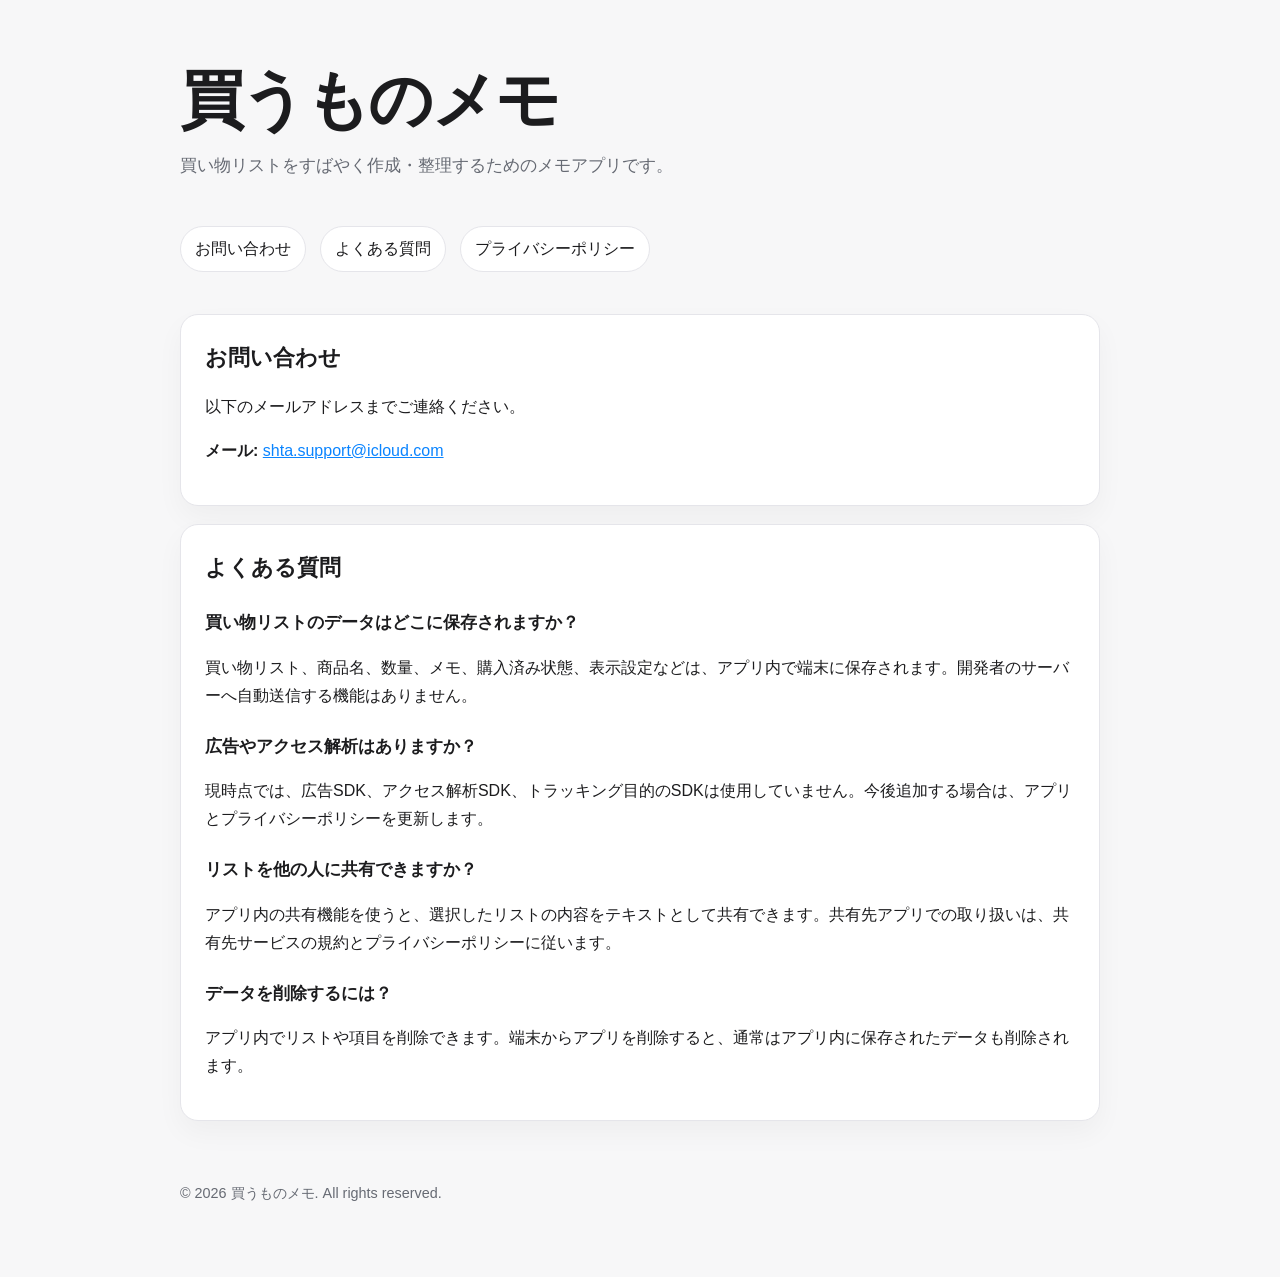
<file: index.html>
<!doctype html>
<html lang="ja">
<head>
  <meta charset="utf-8">
  <meta name="viewport" content="width=device-width, initial-scale=1">
  <title>買うものメモ</title>
  <meta name="description" content="買うものメモのサポートページです。お問い合わせ、よくある質問、プライバシーポリシーをご案内します。">
  <link rel="stylesheet" href="styles.css">
</head>
<body>
  <main class="container">
    <section class="hero">
      <h1>買うものメモ</h1>
      <p>買い物リストをすばやく作成・整理するためのメモアプリです。</p>
    </section>

    <nav class="nav" aria-label="ページ内ナビゲーション">
      <a href="#contact">お問い合わせ</a>
      <a href="#faq">よくある質問</a>
      <a href="privacy.html">プライバシーポリシー</a>
    </nav>

    <section id="contact" class="card">
      <h2>お問い合わせ</h2>
      <p>以下のメールアドレスまでご連絡ください。</p>
      <p><strong>メール:</strong> <a href="mailto:shta.support@icloud.com">shta.support@icloud.com</a></p>
    </section>

    <section id="faq" class="card">
      <h2>よくある質問</h2>
      <h3>買い物リストのデータはどこに保存されますか？</h3>
      <p>買い物リスト、商品名、数量、メモ、購入済み状態、表示設定などは、アプリ内で端末に保存されます。開発者のサーバーへ自動送信する機能はありません。</p>

      <h3>広告やアクセス解析はありますか？</h3>
      <p>現時点では、広告SDK、アクセス解析SDK、トラッキング目的のSDKは使用していません。今後追加する場合は、アプリとプライバシーポリシーを更新します。</p>

      <h3>リストを他の人に共有できますか？</h3>
      <p>アプリ内の共有機能を使うと、選択したリストの内容をテキストとして共有できます。共有先アプリでの取り扱いは、共有先サービスの規約とプライバシーポリシーに従います。</p>

      <h3>データを削除するには？</h3>
      <p>アプリ内でリストや項目を削除できます。端末からアプリを削除すると、通常はアプリ内に保存されたデータも削除されます。</p>
    </section>
  </main>

  <footer class="container footer">
    <p>© 2026 買うものメモ. All rights reserved.</p>
  </footer>
</body>
</html>
</file>
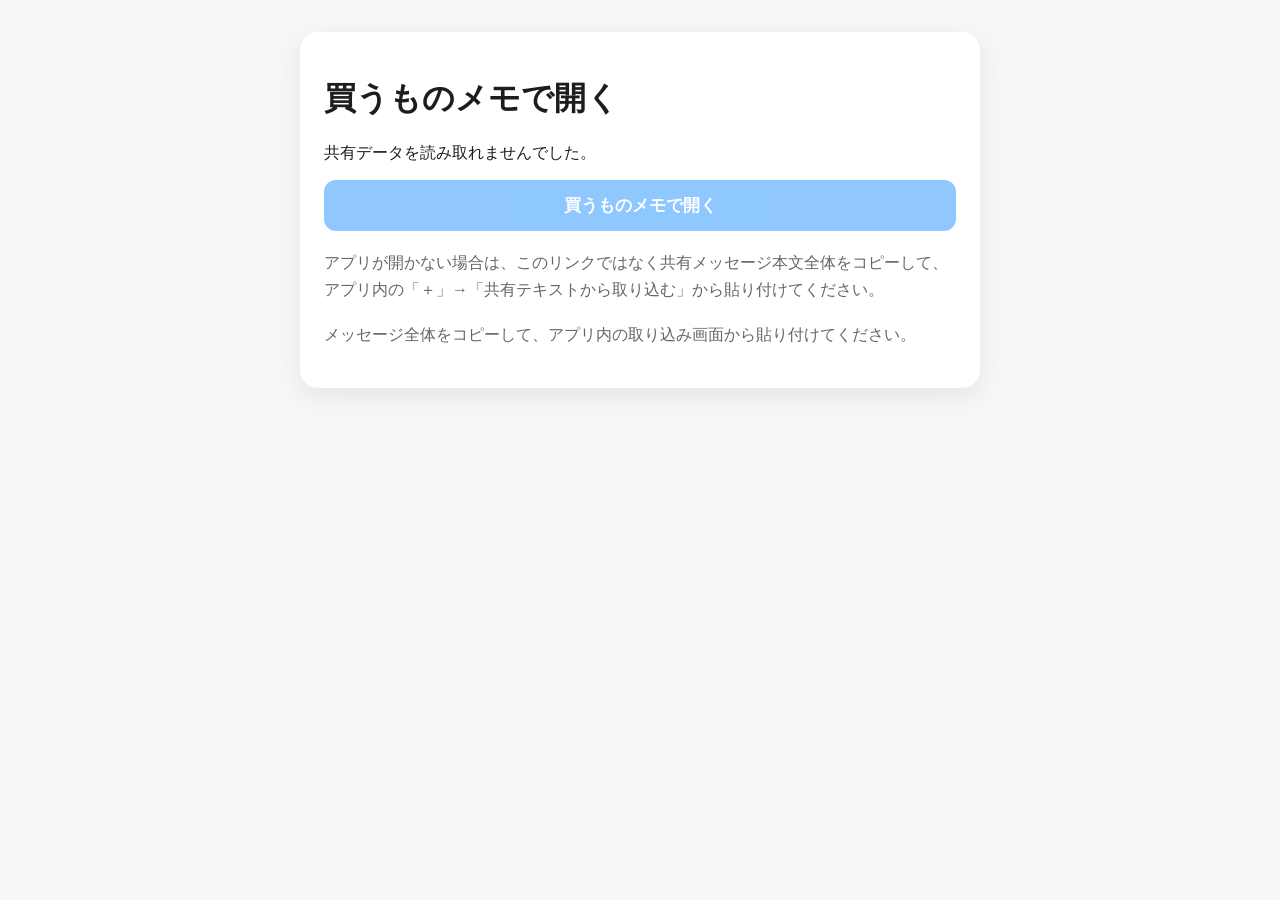
<file: o/index.html>
<!doctype html>
<html lang="ja">
<head>
  <meta charset="utf-8">
  <meta name="viewport" content="width=device-width, initial-scale=1">
  <title>買うものメモで開く</title>
  <meta name="description" content="共有されたリストを、買うものメモアプリで開きます。">

  <meta property="og:title" content="買うものメモでリストを開く">
  <meta property="og:description" content="共有されたリストを、買うものメモアプリで開きます。">
  <meta property="og:image" content="https://shta.github.io/kaumono/assets/ogp.png">
  <meta property="og:image:width" content="512">
  <meta property="og:image:height" content="512">
  <meta name="twitter:card" content="summary">
  <style>
    body {
      font-family: -apple-system, BlinkMacSystemFont, "Helvetica Neue", sans-serif;
      margin: 0;
      background: #f6f7f9;
      color: #1d1d1f;
    }
    main {
      max-width: 680px;
      margin: 0 auto;
      padding: 32px 20px;
    }
    .card {
      background: #fff;
      border-radius: 18px;
      padding: 24px;
      box-shadow: 0 8px 28px rgba(0,0,0,.08);
    }
    button {
      display: block;
      width: 100%;
      box-sizing: border-box;
      margin-top: 14px;
      padding: 14px 16px;
      border: 0;
      border-radius: 12px;
      background: #0a84ff;
      color: #fff;
      font-size: 17px;
      font-weight: 700;
      text-align: center;
    }
    button:disabled {
      opacity: .45;
    }
    .note {
      margin-top: 18px;
      color: #666;
      line-height: 1.7;
    }
  </style>
</head>
<body>
  <main>
    <div class="card">
      <h1>買うものメモで開く</h1>
      <p id="description">共有された買い物リストをアプリで開けます。</p>

      <button id="open-app">買うものメモで開く</button>

      <p class="note">
        アプリが開かない場合は、このリンクではなく共有メッセージ本文全体をコピーして、
        アプリ内の「＋」→「共有テキストから取り込む」から貼り付けてください。
      </p>

      <p id="message" class="note"></p>
    </div>
  </main>

  <script>
    const params = new URLSearchParams(location.hash.slice(1));
    const payload = params.get("p2") || "";

    const openButton = document.getElementById("open-app");
    const message = document.getElementById("message");
    const description = document.getElementById("description");

    if (!payload) {
      description.textContent = "共有データを読み取れませんでした。";
      openButton.disabled = true;
      message.textContent = "メッセージ全体をコピーして、アプリ内の取り込み画面から貼り付けてください。";
    } else {
      message.textContent = "アプリが開かない場合は、共有メッセージ本文全体をコピーして取り込んでください。";
    }

    openButton.addEventListener("click", () => {
      if (!payload) return;
      location.href = "kaumonomemo://import?p2=" + encodeURIComponent(payload);
      setTimeout(() => {
        message.textContent = "アプリが開かない場合は、買うものメモを最新版に更新するか、"
          + "共有メッセージ本文全体をコピーして取り込んでください。";
      }, 1200);
    });
  </script>
</body>
</html>
</file>
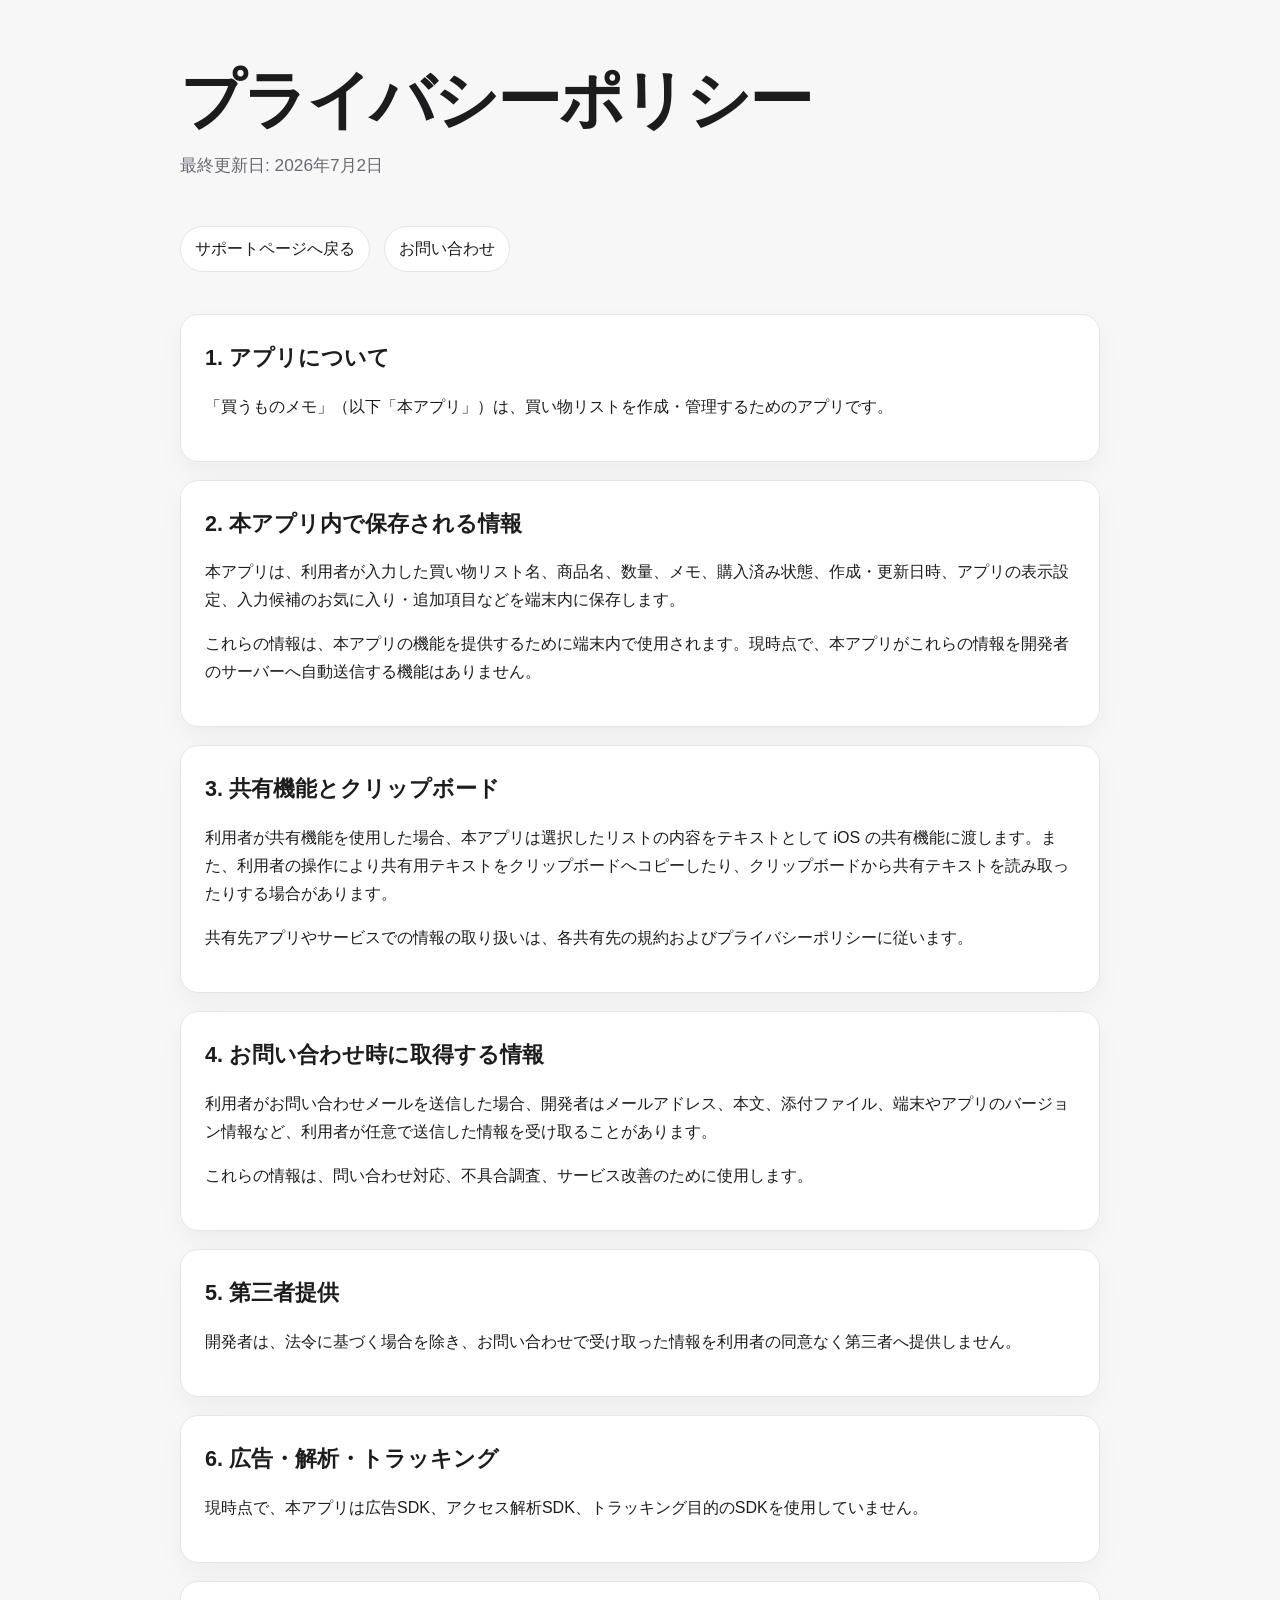
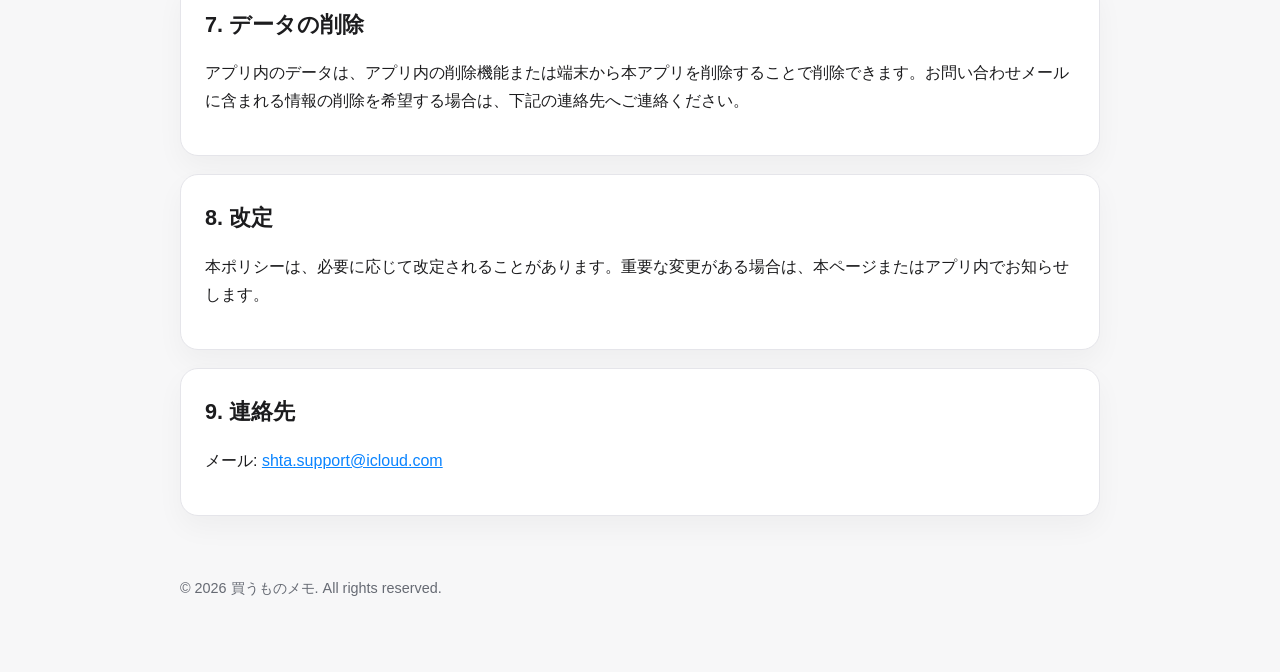
<file: privacy.html>
<!doctype html>
<html lang="ja">
<head>
  <meta charset="utf-8">
  <meta name="viewport" content="width=device-width, initial-scale=1">
  <title>買うものメモ プライバシーポリシー</title>
  <meta name="description" content="買うものメモのプライバシーポリシーです。">
  <link rel="stylesheet" href="styles.css">
</head>
<body>
  <main class="container">
    <section class="hero">
      <h1>プライバシーポリシー</h1>
      <p>最終更新日: 2026年7月2日</p>
    </section>

    <nav class="nav" aria-label="ページナビゲーション">
      <a href="index.html">サポートページへ戻る</a>
      <a href="mailto:shta.support@icloud.com">お問い合わせ</a>
    </nav>

    <section class="card">
      <h2>1. アプリについて</h2>
      <p>「買うものメモ」（以下「本アプリ」）は、買い物リストを作成・管理するためのアプリです。</p>
    </section>

    <section class="card">
      <h2>2. 本アプリ内で保存される情報</h2>
      <p>本アプリは、利用者が入力した買い物リスト名、商品名、数量、メモ、購入済み状態、作成・更新日時、アプリの表示設定、入力候補のお気に入り・追加項目などを端末内に保存します。</p>
      <p>これらの情報は、本アプリの機能を提供するために端末内で使用されます。現時点で、本アプリがこれらの情報を開発者のサーバーへ自動送信する機能はありません。</p>
    </section>

    <section class="card">
      <h2>3. 共有機能とクリップボード</h2>
      <p>利用者が共有機能を使用した場合、本アプリは選択したリストの内容をテキストとして iOS の共有機能に渡します。また、利用者の操作により共有用テキストをクリップボードへコピーしたり、クリップボードから共有テキストを読み取ったりする場合があります。</p>
      <p>共有先アプリやサービスでの情報の取り扱いは、各共有先の規約およびプライバシーポリシーに従います。</p>
    </section>

    <section class="card">
      <h2>4. お問い合わせ時に取得する情報</h2>
      <p>利用者がお問い合わせメールを送信した場合、開発者はメールアドレス、本文、添付ファイル、端末やアプリのバージョン情報など、利用者が任意で送信した情報を受け取ることがあります。</p>
      <p>これらの情報は、問い合わせ対応、不具合調査、サービス改善のために使用します。</p>
    </section>

    <section class="card">
      <h2>5. 第三者提供</h2>
      <p>開発者は、法令に基づく場合を除き、お問い合わせで受け取った情報を利用者の同意なく第三者へ提供しません。</p>
    </section>

    <section class="card">
      <h2>6. 広告・解析・トラッキング</h2>
      <p>現時点で、本アプリは広告SDK、アクセス解析SDK、トラッキング目的のSDKを使用していません。</p>
    </section>

    <section class="card">
      <h2>7. データの削除</h2>
      <p>アプリ内のデータは、アプリ内の削除機能または端末から本アプリを削除することで削除できます。お問い合わせメールに含まれる情報の削除を希望する場合は、下記の連絡先へご連絡ください。</p>
    </section>

    <section class="card">
      <h2>8. 改定</h2>
      <p>本ポリシーは、必要に応じて改定されることがあります。重要な変更がある場合は、本ページまたはアプリ内でお知らせします。</p>
    </section>

    <section class="card">
      <h2>9. 連絡先</h2>
      <p>メール: <a href="mailto:shta.support@icloud.com">shta.support@icloud.com</a></p>
    </section>
  </main>

  <footer class="container footer">
    <p>© 2026 買うものメモ. All rights reserved.</p>
  </footer>
</body>
</html>
</file>
<file: styles.css>
:root {
  color-scheme: light dark;
  --bg: #f7f7f8;
  --card: #ffffff;
  --text: #1c1c1e;
  --muted: #666a73;
  --line: #e5e5ea;
  --accent: #0a84ff;
}
@media (prefers-color-scheme: dark) {
  :root {
    --bg: #111113;
    --card: #1c1c1e;
    --text: #f5f5f7;
    --muted: #a1a1aa;
    --line: #33333a;
    --accent: #64aaff;
  }
}
* { box-sizing: border-box; }
body {
  margin: 0;
  font-family: -apple-system, BlinkMacSystemFont, "Hiragino Sans", "Hiragino Kaku Gothic ProN", "Yu Gothic", "Meiryo", sans-serif;
  background: var(--bg);
  color: var(--text);
  line-height: 1.75;
}
a { color: var(--accent); }
.container {
  width: min(920px, calc(100% - 32px));
  margin: 0 auto;
}
.hero {
  padding: 64px 0 28px;
}
.hero h1 {
  font-size: clamp(2rem, 6vw, 4rem);
  line-height: 1.15;
  margin: 0 0 12px;
  letter-spacing: -0.04em;
}
.hero p {
  margin: 0;
  color: var(--muted);
  font-size: 1.08rem;
}
.nav {
  display: flex;
  gap: 14px;
  flex-wrap: wrap;
  padding: 18px 0 24px;
}
.nav a {
  text-decoration: none;
  border: 1px solid var(--line);
  background: var(--card);
  color: var(--text);
  border-radius: 999px;
  padding: 8px 14px;
}
.card {
  background: var(--card);
  border: 1px solid var(--line);
  border-radius: 18px;
  padding: 24px;
  margin: 18px 0;
  box-shadow: 0 12px 28px rgba(0,0,0,.04);
}
h2 { margin: 0 0 10px; font-size: 1.35rem; }
h3 { margin: 22px 0 6px; font-size: 1.05rem; }
ul { padding-left: 1.2em; }
code {
  background: color-mix(in srgb, var(--line) 75%, transparent);
  border-radius: 6px;
  padding: 0 6px;
}
.notice {
  border-left: 4px solid var(--accent);
  padding-left: 14px;
  color: var(--muted);
}
.footer {
  color: var(--muted);
  font-size: .9rem;
  padding: 28px 0 56px;
}
</file>
